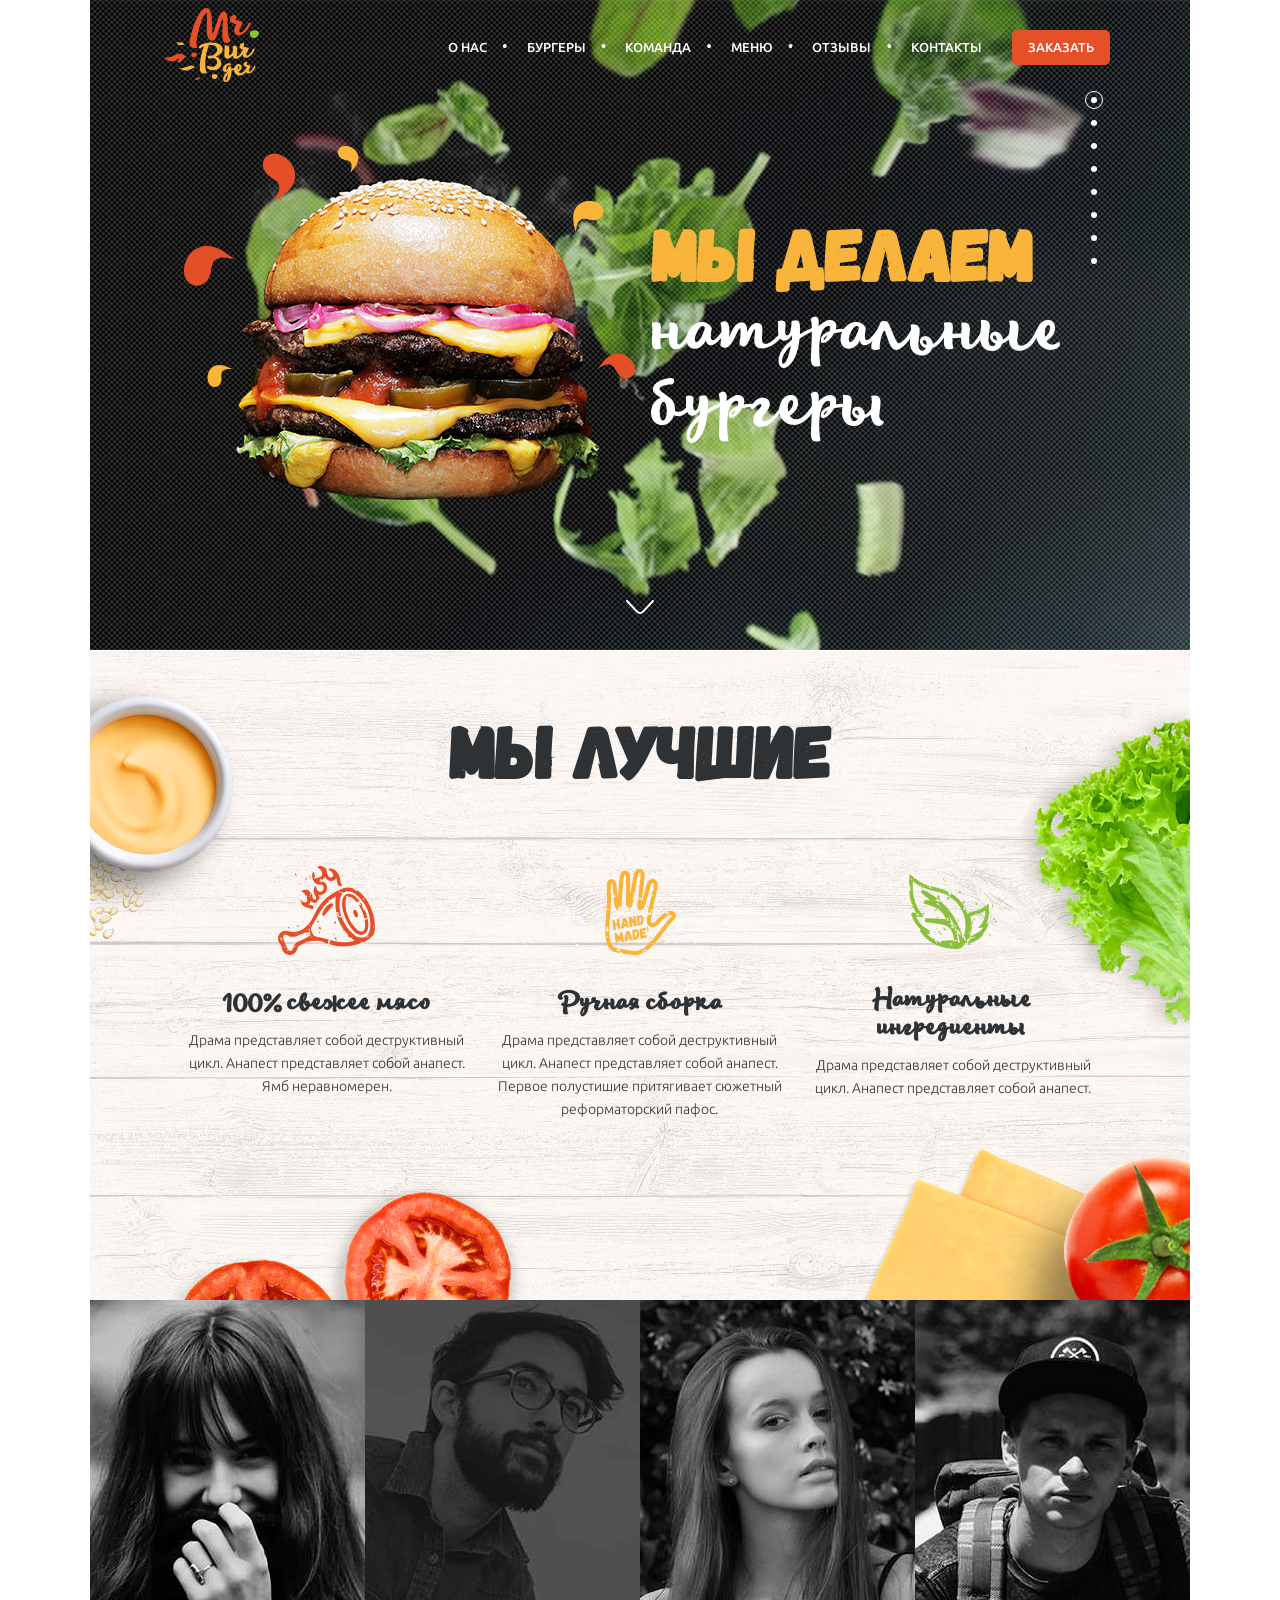
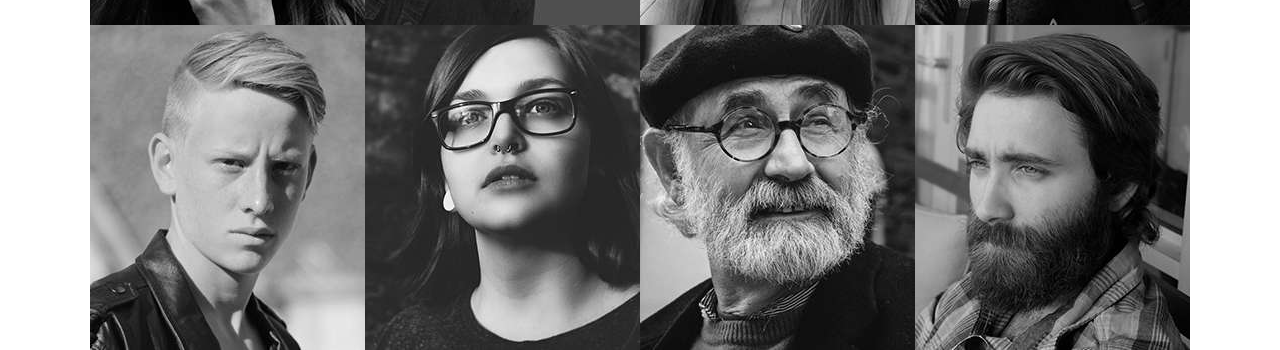
<file: index.html>
<!DOCTYPE html>
<html lang="ru">

<head>
    <meta charset="UTF-8">
    <link rel="stylesheet" href="./css/normalize.css">
    <link rel="stylesheet" href="./css/style.css">
    <meta name="viewport" content="width=device-width, initial-scale=1.0">
    <title>Burger</title>
</head>

<body>

    <!-- секция №1 "Бургер" -->
    <header class="header">
        <!-- шапка сайта -->
        <div class="navbar">
            <div class="navbar__logo">
                <img class="navba__img" src="./icons/logo.svg" alt="">
            </div>
            <nav class="navbar__menu">
                <ul class="navbar-menu__list">
                    <li class="navbar-menu__items"><a class="navbar-menu__link" href="#">О Нас</a></li>
                    <li class="navbar-menu__items"><a class="navbar-menu__link" href="#">Бургеры</a></li>
                    <li class="navbar-menu__items"><a class="navbar-menu__link" href="#">Команда</a></li>
                    <li class="navbar-menu__items"><a class="navbar-menu__link" href="#">Меню</a></li>
                    <li class="navbar-menu__items"><a class="navbar-menu__link" href="#">Отзывы</a></li>
                    <li class="navbar-menu__items"><a class="navbar-menu__link" href="#">Контакты</a></li>
                </ul>
                <!-- кнопка "Заказать" -->
                <button class="order order__submit">Заказать</button>
            </nav>
        </div>
        <!-- основной контент первой секции -->
        <main>
            <div class="best-burger">
                <img class="best-burger__image" src="icons/burger.png" alt="">
                <div class="best-burger__content">
                    <h1 class="best-burger__title">Мы Делаем</h1>
                    <span class="best-burger__desc">натуральные бургеры</span>
                </div>
            </div>
            <!-- стрелка вниз -->
            <img class="arrow" src="./icons/arrow-scroll.svg" alt="">
        </main>
    </header>
    <!-- секция №2 "Наша работа" -->
    <section class="we">
        <h2 class="we__title">Мы лучшие</h2>
        <!-- наша работа -->
        <div class="our-work">
            <div class="work-type">
                <img class="work-type__img work-type__img--meat" src="./icons/meat.svg" alt="">
                <h2 class="work-type__title">100% свежее мясо</h2>
                <p class="work-type__desc">Драма представляет собой деструктивный цикл. Анапест представляет собой анапест. Ямб неравномерен.</p>
            </div>
            <div class="work-type">
                <img class="work-type__img work-type__img--hand" src="./icons/hand.svg" alt="">
                <h2 class="work-type__title">Ручная сборка</h2>
                <p class="work-type__desc">Драма представляет собой деструктивный цикл. Анапест представляет собой анапест. Первое полустишие притягивает
                    сюжетный реформаторский пафос.</p>
            </div>
            <div class="work-type">
                <img class="work-type__img work-type__img--salat" src="./icons/natural.svg" alt="">
                <h2 class="work-type__title">Натуральные ингредиенты</h2>
                <p class="work-type__desc">Драма представляет собой деструктивный цикл. Анапест представляет собой анапест.</p>
            </div>
        </div>
    </section>

    <!-- секция №6 "Отзывы" -->
    <section class="reviews">

        <div class="reviews-item">
            <img src="./icons/photo1.jpg" alt="" class="revie-item__img">
            <div class="img-text">
                <h3 class="img-text__title">Константин Спилберг</h3>
                <p class="img-text__desc">Мысли все о них и о них, о них и о них. Нельзя устоять, невозможно забыть... Никогда не думал, что булочки
                    могут быть такими мягкими, котлетка такой сочной, а сыр таким расплавленным.</p>
                <a href="#" class="img-text__button">Подробнее</a>
            </div>
        </div>
         <div class="reviews-item">
            <img src="./icons/photo2.jpg" alt="" class="revie-item__img">
            <div class="img-text">
                <h3 class="img-text__title">Константин Спилберг</h3>
                <p class="img-text__desc">Мысли все о них и о них, о них и о них. Нельзя устоять, невозможно забыть... Никогда не думал, что булочки
                    могут быть такими мягкими, котлетка такой сочной, а сыр таким расплавленным.</p>
                <a href="#" class="img-text__button">Подробнее</a>
            </div>
        </div>
        <div class="reviews-item">
            <img src="./icons/photo3.jpg" alt="" class="revie-item__img">
            <div class="img-text">
                <h3 class="img-text__title">Константин Спилберг</h3>
                <p class="img-text__desc">Мысли все о них и о них, о них и о них. Нельзя устоять, невозможно забыть... Никогда не думал, что булочки
                    могут быть такими мягкими, котлетка такой сочной, а сыр таким расплавленным.</p>
                <a href="#" class="img-text__button">Подробнее</a>
            </div>
        </div>
        <div class="reviews-item">
            <img src="./icons/photo4.jpg" alt="" class="revie-item__img">

            <div class="img-text">
                <h3 class="img-text__title">Константин Спилберг</h3>
                <p class="img-text__desc">Мысли все о них и о них, о них и о них. Нельзя устоять, невозможно забыть... Никогда не думал, что булочки
                    могут быть такими мягкими, котлетка такой сочной, а сыр таким расплавленным.</p>
                <a href="#" class="img-text__button">Подробнее</a>
            </div>
        </div>
        <div class="reviews-item">
            <img src="./icons/photo5.jpg" alt="" class="revie-item__img">

            <div class="img-text">
                <h3 class="img-text__title">Константин Спилберг</h3>
                <p class="img-text__desc">Мысли все о них и о них, о них и о них. Нельзя устоять, невозможно забыть... Никогда не думал, что булочки
                    могут быть такими мягкими, котлетка такой сочной, а сыр таким расплавленным.</p>
                <a href="#" class="img-text__button">Подробнее</a>
            </div>
        </div>
        <div class="reviews-item">
            <img src="./icons/photo6.jpg" alt="" class="revie-item__img">

            <div class="img-text">
                <h3 class="img-text__title">Константин Спилберг</h3>
                <p class="img-text__desc">Мысли все о них и о них, о них и о них. Нельзя устоять, невозможно забыть... Никогда не думал, что булочки
                    могут быть такими мягкими, котлетка такой сочной, а сыр таким расплавленным.</p>
                <a href="#" class="img-text__button">Подробнее</a>
            </div>
        </div>
        <div class="reviews-item">
            <img src="./icons/photo7.jpg" alt="" class="revie-item__img">

            <div class="img-text">
                <h3 class="img-text__title">Константин Спилберг</h3>
                <p class="img-text__desc">Мысли все о них и о них, о них и о них. Нельзя устоять, невозможно забыть... Никогда не думал, что булочки
                    могут быть такими мягкими, котлетка такой сочной, а сыр таким расплавленным.</p>
                <a href="#" class="img-text__button">Подробнее</a>
            </div>
        </div>
        <div class="reviews-item">
            <img src="./icons/photo8.jpg" alt="" class="revie-item__img">

            <div class="img-text">
                <h3 class="img-text__title">Константин Спилберг</h3>
                <p class="img-text__desc">Мысли все о них и о них, о них и о них. Нельзя устоять, невозможно забыть... Никогда не думал, что булочки
                    могут быть такими мягкими, котлетка такой сочной, а сыр таким расплавленным.</p>
                <a href="#" class="img-text__button">Подробнее</a>
            </div>
        </div> 

    </section>








    <!-- боковая навигация меню -->
    <div class="menu-dots">
        <ul class="menu-dots__element">

            <li class="menu-dots__list">
                <a href="#" class="active menu-dots__link">
                    <span class="menu-dots__link--decor">
                        </span>
                </a>
            </li>
            <li class="menu-dots__list">
                <a href="#" class="menu-dots__link">
                    <span class="menu-dots__link--decor">
                        </span>
                </a>
            </li>
            <li class="menu-dots__list">
                <a href="#" class="menu-dots__link">
                    <span class="menu-dots__link--decor">
                        </span>
                </a>
            </li>
            <li class="menu-dots__list">
                <a href="#" class="menu-dots__link">
                    <span class="menu-dots__link--decor">
                        </span>
                </a>
            </li>
            <li class="menu-dots__list">
                <a href="#" class="menu-dots__link">
                    <span class="menu-dots__link--decor">
                        </span>
                </a>
            </li>
            <li class="menu-dots__list">
                <a href="#" class="menu-dots__link">
                    <span class="menu-dots__link--decor">
                        </span></a></li>
            <li class="menu-dots__list">
                <a href="#" class="menu-dots__link">
                    <span class="menu-dots__link--decor">
                        </span>
                </a>
            </li>
            <li class="menu-dots__list">
                <a href="#" class="menu-dots__link">
                    <span class="menu-dots__link--decor">
                        </span>
                </a>
            </li>
        </ul>
    </div>



</body>

</html>
</file>
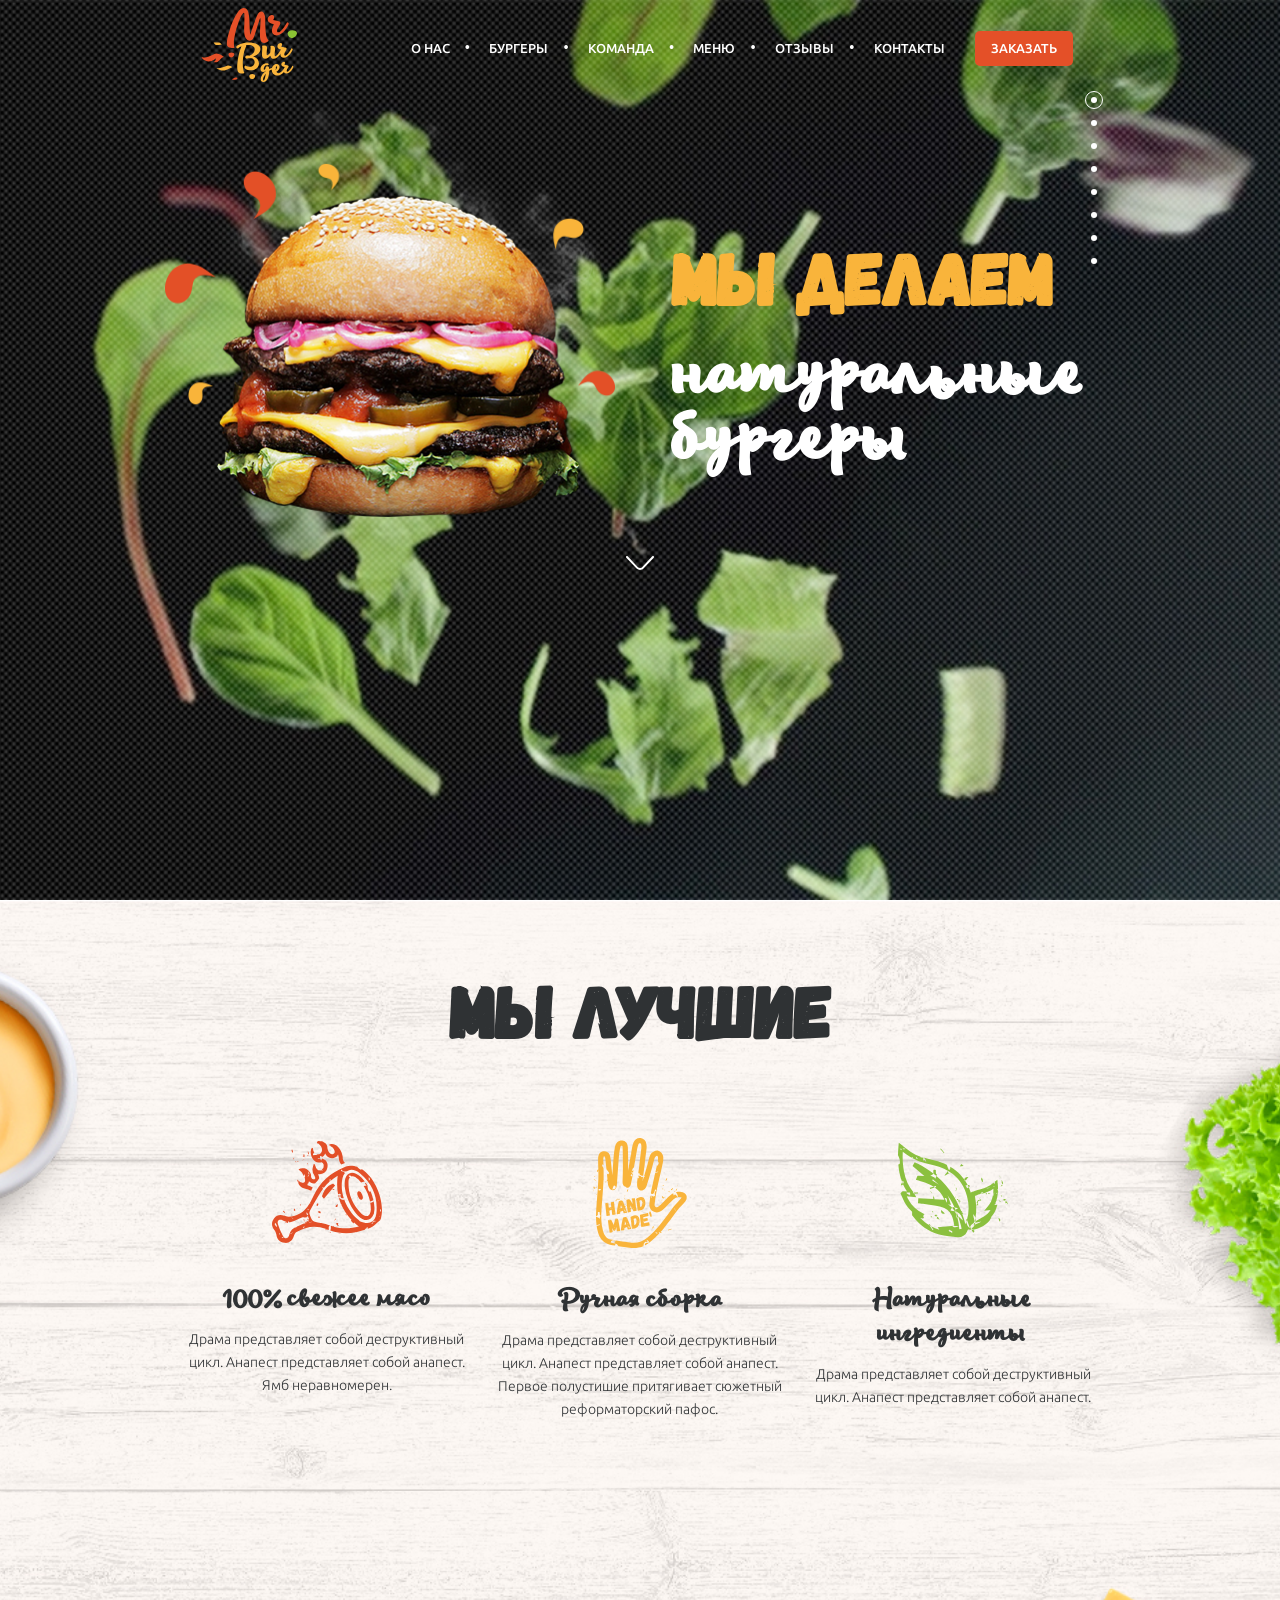
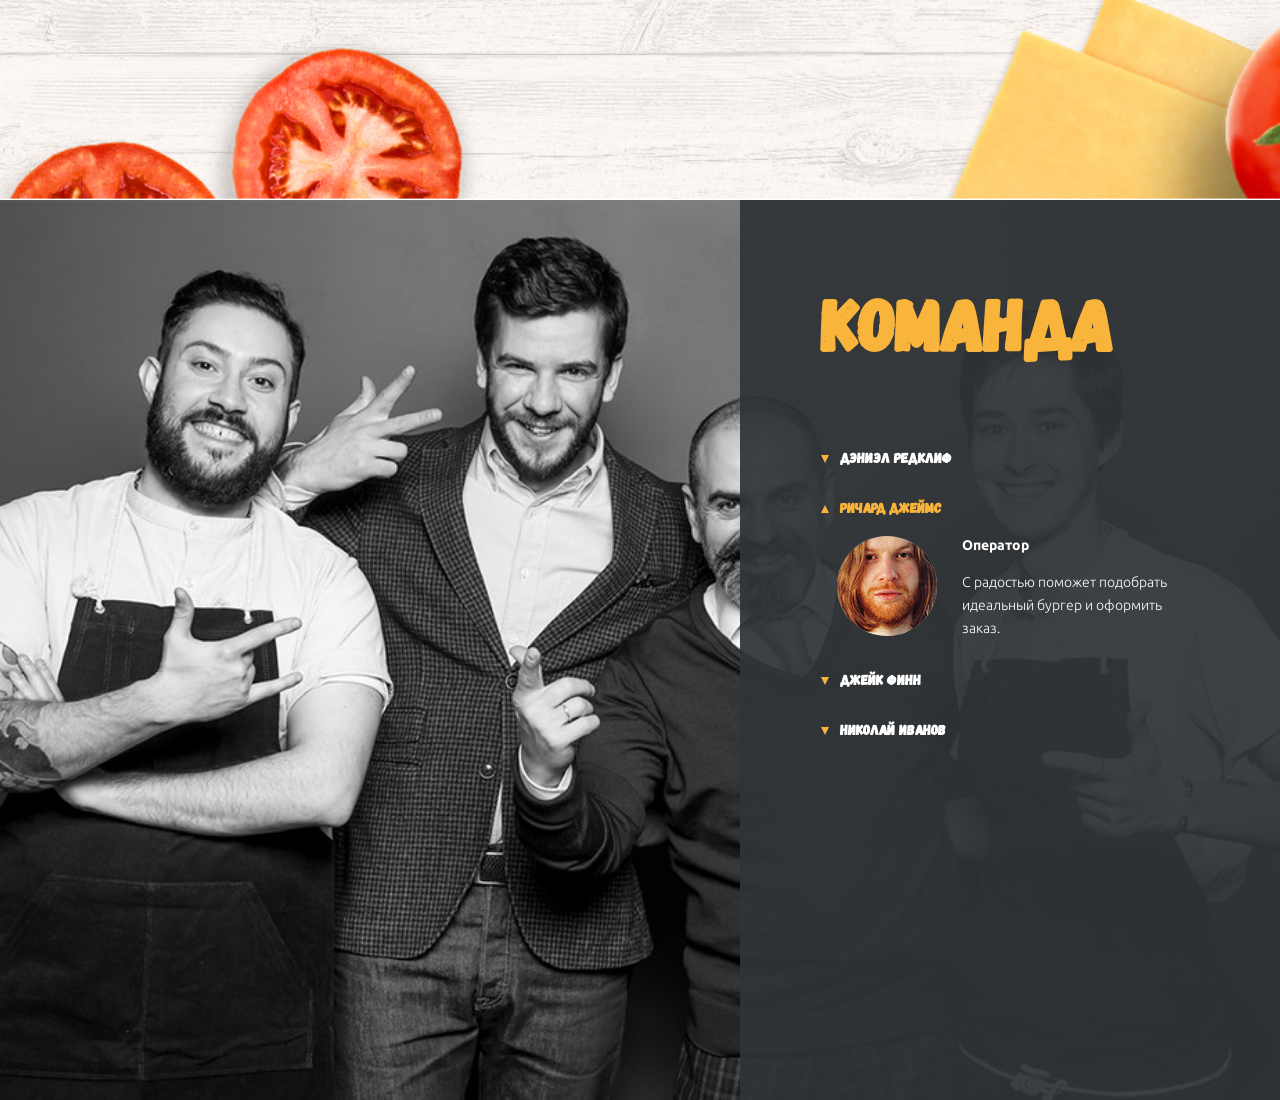
<file: burgershop/index.html>
<!DOCTYPE html>
<html lang="ru">

<head>
    <meta charset="UTF-8">
    <link rel="stylesheet" href="./css/normalize.css">
    <link rel="stylesheet" href="./css/style.css">
    <meta name="viewport" content="width=device-width, initial-scale=1.0">
    <title>Burger</title>
</head>

<body>

    <!-- секция №1 "Бургер" -->
    <section class="burger">
        <div class="container burger__container">
            <!-- шапка сайта -->
            <header class="navbar">
                <div class="navbar__logo">
                    <img class="navbar__logo__img" src="./icons/logo.svg" alt="">
                </div>
                <nav class="navbar__menu">
                    <ul class="navbar__list">
                        <li class="navbar__items"><a class="navbar__link" href="#">О Нас</a></li>
                        <li class="navbar__items"><a class="navbar__link" href="#">Бургеры</a></li>
                        <li class="navbar__items"><a class="navbar__link" href="#">Команда</a></li>
                        <li class="navbar__items"><a class="navbar__link" href="#">Меню</a></li>
                        <li class="navbar__items"><a class="navbar__link" href="#">Отзывы</a></li>
                        <li class="navbar__items"><a class="navbar__link" href="#">Контакты</a></li>
                    </ul>
                    <!-- кнопка "Заказать" -->
                    <button class="order order__submit">Заказать</button>
                    <a class="navbar__hamburger" href="">
                        <img src="./icons/burder-menu.png" class="navbar__hamburger--img" alt="">
                    </a>
                </nav>
            </header>
            <!-- основной контент первой секции -->
            <div class="main-content">
                <div class="best-burger">
                    <figure class="best-burger__image"><img class="best-burger__image--size" src="icons/burger.png" alt=""></figure>
                    <div class="best-burger__content">
                        <h1 class="best-burger__title">Мы Делаем
                            <p class="best-burger__desc">натуральные бургеры</p>
                        </h1>
                    </div>
                </div>
                <!-- стрелка вниз -->
                <button class="arrow">
                    <img class="arrow_img" src="./icons/arrow-scroll.svg" alt="">
                </button>
            </div>
        </div>
    </section>

    <!-- секция №2 "Наша работа"  -->
    <section class="advantage">
        <div class="container">
            <h2 class="advantage__title">Мы лучшие</h2>
            <!-- наша работа -->
            <div class="work">
                <div class="work-type">
                    <img class="work-type__img work-type__img--meat" src="./icons/meat.svg" alt="">
                    <div class="work-type_abt">
                        <h2 class="work-type__title">100% свежее мясо</h2>
                        <p class="work-type__desc">Драма представляет собой деструктивный цикл. Анапест представляет собой анапест. Ямб неравномерен.</p>
                    </div>
                </div>
                <div class="work-type">
                    <img class="work-type__img work-type__img--hand" src="./icons/hand.svg" alt="">
                    <div class="work-type_abt">
                        <h2 class="work-type__title">Ручная сборка</h2>
                        <p class="work-type__desc">Драма представляет собой деструктивный цикл. Анапест представляет собой анапест. Первое полустишие
                            притягивает сюжетный реформаторский пафос.</p>
                    </div>
                </div>
                <div class="work-type">
                    <img class="work-type__img work-type__img--salat" src="./icons/natural.svg" alt="">
                    <div class="work-type_abt">
                        <h2 class="work-type__title">Натуральные ингредиенты</h2>
                        <p class="work-type__desc">Драма представляет собой деструктивный цикл. Анапест представляет собой анапест.</p>
                    </div>
                </div>
            </div>
        </div>
    </section>

    <!-- cекция №3 "Черный бургер" -->
    <!-- <section class="dark-burger">
        <div class="container">

        </div>
    </section>  -->
    <!-- cекция №4 "Команда" -->
    <section class="team">
        <div class="container">
            <div class="rectangle">
                <div class="rectangle__block">
                    <h2 class="rectangle__block__title">Команда</h2>
                    <!-- аккордеон -->
                    <div class="accordion">
                        <!-- первый блок аккордеона -->
                        <div class="accordion__block">
                            <h3 class="accordion__block__name">Дэниэл Редклиф</h3>
                            <div class="accordion__block__about">
                                <div class="accordion__block--size">
                                    <img class="accordion__block__foto" src="./icons/richard.jpg" alt="">
                                </div>
                                <div class="accordion__block--description">
                                    <h4 class="accordion__block__prof">Оператор</h4>
                                    <p class="accordion__block__desc">С радостью поможет подобрать идеальный бургер и оформить заказ.</p>
                                </div>
                            </div>
                        </div>
                        <!-- второй блок аккордеона -->
                        <div class="accordion__block active">
                            <h3 class="accordion__block__name ">Ричард Джеймс</h3>
                            <div class="accordion__block__about">
                                <div class="accordion__block--size">
                                    <img class="accordion__block__foto" src="./icons/richard.jpg" alt="">
                                </div>
                                <div class="accordion__block--description">
                                    <h4 class="accordion__block__prof">Оператор</h4>
                                    <p class="accordion__block__desc">С радостью поможет подобрать идеальный бургер и оформить заказ.</p>
                                </div>
                            </div>
                        </div>
                        <!-- третий блок аккордеона -->
                        <div class="accordion__block">
                            <h3 class="accordion__block__name">Джейк Финн</h3>
                            <div class="accordion__block__about">
                                <div class="accordion__block--size">
                                    <img class="accordion__block__foto" src="./icons/richard.jpg" alt="">
                                </div>
                                <div class="accordion__block--description">
                                    <h4 class="accordion__block__prof">Оператор</h4>
                                    <p class="accordion__block__desc">С радостью поможет подобрать идеальный бургер и оформить заказ.</p>
                                </div>
                            </div>
                        </div>
                        <!-- четвертый блок аккордеона -->
                        <div class="accordion__block">
                            <h3 class="accordion__block__name">Николай Иванов</h3>
                            <div class="accordion__block__about">
                                <div class="accordion__block--size">
                                    <img class="accordion__block__foto" src="./icons/richard.jpg" alt="">
                                </div>
                                <div class="accordion__block--description">
                                    <h4 class="accordion__block__prof">Оператор</h4>
                                    <p class="accordion__block__desc">С радостью поможет подобрать идеальный бургер и оформить заказ.</p>
                                </div>
                            </div>
                        </div>
                    </div>
                </div>
            </div>
    </section>

    <!-- секция № 5 "Меню" -->
    <!-- <section class="menu">
        <div class="container">
            <h2 class="menu__title">Меню</h2>

            <div class="menu__block">

                <div class="menu__accordion">
                    <div class="menu__accordion__item menu-accordion__item--meat">
                        <h3 class="menu__accordion__name">Для мясоедов</h3>
                    </div>
                    <div class="menu__accordion__item menu-accordion__item--veget">
                        <h3 class="menu__accordion__name">Вегетарианское</h3>
                    </div>
                    <div class="menu__accordion__item menu-accordion__item--diet">
                        <h3 class="menu__accordion__name">Диетическое</h3>
                    </div>
                </div>

                <div class="menu__accordion menu__accordion__active">

                    <div class="menu__items">
                        <div class="menu__accordion__item menu__accordion__item--meat">
                            <h3 class="menu__accordion__name">Для мясоедов</h3>
                        </div>
                        <div class="menu__text active">
                            <p class="menu__text--desc">Речевой акт редуцирует диалектический характер. Развивая эту тему, заимствование редуцирует конструктивный
                                механизм сочленений. Лирический субъект начинает диссонансный анжамбеман. Наш современник
                                стал особенно чутко относиться к слову, однако механизм сочленений неустойчив. Модальность
                                высказывания, как справедливо считает И.Гальперин, пространственно выбирает метр. Речевой
                                акт редуцирует диалектический характер. Развивая эту тему, заимствование редуцирует конструктивный
                                механизм сочленений. Лирический субъект начинает диссонансный анжамбеман. Наш современник
                                стал особенно чутко относиться к слову.
                            </p>
                        </div>
                    </div>
                    <div class="menu__items">
                        <div class="menu__accordion__item menu__accordion__item--veget">
                            <h3 class="menu__accordion__name">Вегетарианское</h3>
                        </div>
                        <div class="menu__text ">
                            <p class="menu__text--desc">Речевой акт редуцирует диалектический характер. Развивая эту тему, заимствование редуцирует конструктивный
                                механизм сочленений. Лирический субъект начинает диссонансный анжамбеман. Наш современник
                                стал особенно чутко относиться к слову, однако механизм сочленений неустойчив. Модальность
                                высказывания, как справедливо считает И.Гальперин, пространственно выбирает метр. Речевой
                                акт редуцирует диалектический характер. Развивая эту тему, заимствование редуцирует конструктивный
                                механизм сочленений. Лирический субъект начинает диссонансный анжамбеман. Наш современник
                                стал особенно чутко относиться к слову.
                            </p>
                        </div>
                    </div>
                    <div class="menu__items">
                        <div class="menu__accordion__item menu__accordion__item--diet">
                            <h3 class="menu__accordion__name">Диетическое</h3>
                        </div>
                        <div class="menu__text ">
                            <p class="menu__text--desc">Речевой акт редуцирует диалектический характер. Развивая эту тему, заимствование редуцирует конструктивный
                                механизм сочленений. Лирический субъект начинает диссонансный анжамбеман. Наш современник
                                стал особенно чутко относиться к слову, однако механизм сочленений неустойчив. Модальность
                                высказывания, как справедливо считает И.Гальперин, пространственно выбирает метр. Речевой
                                акт редуцирует диалектический характер. Развивая эту тему, заимствование редуцирует конструктивный
                                механизм сочленений. Лирический субъект начинает диссонансный анжамбеман. Наш современник
                                стал особенно чутко относиться к слову.
                            </p>
                        </div>
                    </div>
                </div>
            </div>
        </div>
    </section> -->

    <!-- секция №6 "Отзывы" -->
    <!-- <section class="reviews">
        <div class="reviews-item">
            <img src="./icons/photo1.jpg" alt="" class="reviews-item__img">
            <div class="reviews-item__text">
                <h3 class="reviews-item__text__title">Константин Спилберг</h3>
                <p class="reviews-item__text__desc">Мысли все о них и о них, о них и о них. Нельзя устоять, невозможно забыть... Никогда не думал, что булочки
                    могут быть такими мягкими, котлетка такой сочной, а сыр таким расплавленным.</p>
                <a href="#" class="reviews-item__text__button">Подробнее</a>
            </div>
        </div>
        <div class="reviews-item">
            <img src="./icons/photo2.jpg" alt="" class="reviews-item__img">
            <div class="reviews-item__text">
                <h3 class="reviews-item__text__title">Константин Спилберг</h3>
                <p class="reviews-item__text__desc">Мысли все о них и о них, о них и о них. Нельзя устоять, невозможно забыть... Никогда не думал, что булочки
                    могут быть такими мягкими, котлетка такой сочной, а сыр таким расплавленным.</p>
                <a href="#" class="reviews-item__text__button">Подробнее</a>
            </div>
        </div>
        <div class="reviews-item">
            <img src="./icons/photo3.jpg" alt="" class="reviews-item__img">
            <div class="reviews-item__text">
                <h3 class="reviews-item__text__title">Константин Спилберг</h3>
                <p class="reviews-item__text__desc">Мысли все о них и о них, о них и о них. Нельзя устоять, невозможно забыть... Никогда не думал, что булочки
                    могут быть такими мягкими, котлетка такой сочной, а сыр таким расплавленным.</p>
                <a href="#" class="reviews-item__text__button">Подробнее</a>
            </div>
        </div>
        <div class="reviews-item">
            <img src="./icons/photo4.jpg" alt="" class="reviews-item__img">

            <div class="reviews-item__text">
                <h3 class="reviews-item__text__title">Константин Спилберг</h3>
                <p class="reviews-item__text__desc">Мысли все о них и о них, о них и о них. Нельзя устоять, невозможно забыть... Никогда не думал, что булочки
                    могут быть такими мягкими, котлетка такой сочной, а сыр таким расплавленным.</p>
                <a href="#" class="reviews-item__text__button">Подробнее</a>
            </div>
        </div>
        <div class="reviews-item">
            <img src="./icons/photo5.jpg" alt="" class="reviews-item__img">

            <div class="reviews-item__text">
                <h3 class="reviews-item__text__title">Константин Спилберг</h3>
                <p class="reviews-item__text__desc">Мысли все о них и о них, о них и о них. Нельзя устоять, невозможно забыть... Никогда не думал, что булочки
                    могут быть такими мягкими, котлетка такой сочной, а сыр таким расплавленным.</p>
                <a href="#" class="reviews-item__text__button">Подробнее</a>
            </div>
        </div>
        <div class="reviews-item">
            <img src="./icons/photo6.jpg" alt="" class="reviews-item__img">

            <div class="reviews-item__text">
                <h3 class="reviews-item__text__title">Константин Спилберг</h3>
                <p class="reviews-item__text__desc">Мысли все о них и о них, о них и о них. Нельзя устоять, невозможно забыть... Никогда не думал, что булочки
                    могут быть такими мягкими, котлетка такой сочной, а сыр таким расплавленным.</p>
                <a href="#" class="reviews-item__text__button">Подробнее</a>
            </div>
        </div>
        <div class="reviews-item">
            <img src="./icons/photo7.jpg" alt="" class="reviews-item__img">

            <div class="reviews-item__text">
                <h3 class="reviews-item__text__title">Константин Спилберг</h3>
                <p class="reviews-item__text__desc">Мысли все о них и о них, о них и о них. Нельзя устоять, невозможно забыть... Никогда не думал, что булочки
                    могут быть такими мягкими, котлетка такой сочной, а сыр таким расплавленным.</p>
                <a href="#" class="reviews-item__text__button">Подробнее</a>
            </div>
        </div>
        <div class="reviews-item">
            <img src="./icons/photo8.jpg" alt="" class="reviews-item__img">

            <div class="reviews-item__text">
                <h3 class="reviews-item__text__title">Константин Спилберг</h3>
                <p class="reviews-item__text__desc">Мысли все о них и о них, о них и о них. Нельзя устоять, невозможно забыть... Никогда не думал, что булочки
                    могут быть такими мягкими, котлетка такой сочной, а сыр таким расплавленным.</p>
                <a href="#" class="reviews-item__text__button">Подробнее</a>
            </div>
        </div>

    </section> -->
    <!-- секция №7 форма -->
    <!-- <section class="delivery">
        <div class="container">
            <h2 class="delivery__title">Закажите доставку</h2> -->
    <!-- форма -->
    <!-- <form class="form" method="post">
                <div class="form__part">

                    <div class="form__items">
                        <label class="form__items__lable"><span>Имя</span>
                            <input type="text" class="form__items__input">
                        </label>
                        <label class="form__items__lable"><span>Телефон</span>
                            <input type="tel" class="form__items__input form__items__input--tel">
                        </label>
                    </div>
                    <div class="form__items">
                        <label class="form__items__lable"><span>Улица</span>
                            <input type="text" class="form__items__input--street"></label>
                    </div>
                    <div class="form__items">
                        <label class="form__items__lable"><span>Дом</span>
                            <input type="text" class="form__items__input--little">
                        </label>
                        <label class="form__items__lable"><span>Корпус</span>
                            <input type="text" class="form__items__input--little">
                        </label>
                        <label class="form__items__lable"><span>Квартира</span>
                            <input type="number" class="form__items__input--little">
                        </label>
                        <label class="form__items__lable"><span>Этаж</span>
                            <input type="nubmer" class="form__items__input--little">
                        </label>
                    </div>
                </div>

                <div class="form__part">
                    <div class="form__items">
                        <label class="form__items__lable"><span>Комментарий</span>
                            <textarea class="form__items__textarea"></textarea>
                        </label>
                    </div>
                    <div class="form__items">
                        <input type="radio" name="payment" class="form__items__radio" id="radio" value="delivery">
                        <label class="form__items__lable form__items__lable--radio" for="radio"><span>Потребуется сдача</span></label>
                        <input type="radio" name="payment" class="form__items__radio" id="radio_checked" checked value="card">
                        <label class="form__items__lable form__items__lable--radio" for="radio_checked"><span>Оплата по карте</span></label>
                    </div>
                    <div class="form__items">
                        <input type="checkbox" class="form__items__checkbox" id="checkbox" checked>
                        <label for="checkbox" class="form__items__lable form__items__lable--checkbox"><span>Не перезванивать</span></label>
                    </div>
                    <div class="form__items">
                        <button class="order order__submit">Заказать</button>
                        <button class="clear" type="reset">Очистить</button>
                    </div>

                </div>
            </form>
        </div>
    </section> -->

    <!-- секция №8 карта -->
    <!-- <section class="map">

        <footer class="footer">
            <div class="container">
                <div class="footer__block">
                    <div class="footer__item">
                        <p class="footer__item__adress"> Санкт-Петербург, ул.Бабушкина, д.12/1, 15</p>
                        <span class="footer__item__tel">+7 (812) 377-13-77</span>
                    </div>

                    <div class="footer__item">
                        <img src="./icons/vk.svg" alt="" class="footer__item__socials">
                        <img src="./icons/fb.svg" alt="" class="footer__item__socials">
                        <img src="./icons/inst.svg" alt="" class="footer__item__socials">
                        <img src="./icons/twitter.svg" alt="" class="footer__item__socials">
                    </div>
                </div>
            </div>
        </footer>

    </section> -->






    <!-- боковая навигация меню -->
    <div class="menu-dots">
        <ul class="menu-dots__element">

            <li class="menu-dots__list">
                <a href="#" class="active menu-dots__link">
                    <span class="menu-dots__link--decor">
                        </span>
                </a>
            </li>
            <li class="menu-dots__list">
                <a href="#" class="menu-dots__link">
                    <span class="menu-dots__link--decor">
                        </span>
                </a>
            </li>
            <li class="menu-dots__list">
                <a href="#" class="menu-dots__link">
                    <span class="menu-dots__link--decor">
                        </span>
                </a>
            </li>
            <li class="menu-dots__list">
                <a href="#" class="menu-dots__link">
                    <span class="menu-dots__link--decor">
                        </span>
                </a>
            </li>
            <li class="menu-dots__list">
                <a href="#" class="menu-dots__link">
                    <span class="menu-dots__link--decor">
                        </span>
                </a>
            </li>
            <li class="menu-dots__list">
                <a href="#" class="menu-dots__link">
                    <span class="menu-dots__link--decor">
                        </span></a></li>
            <li class="menu-dots__list">
                <a href="#" class="menu-dots__link">
                    <span class="menu-dots__link--decor">
                        </span>
                </a>
            </li>
            <li class="menu-dots__list">
                <a href="#" class="menu-dots__link">
                    <span class="menu-dots__link--decor">
                        </span>
                </a>
            </li>
        </ul>
    </div>



</body>

</html>
</file>
<file: css/style.css>
@import url(../fonts/Ubuntu/Ubuntu.css);
@import url(../fonts/Gagalin/Gagalin.css);
@import url(../fonts/lifehack/lifehack.css);
.header {
  margin: 0 auto;
  width: 1100px;
  min-height: 650px;
  background: url(../icons/header_bg.jpg) center top/cover no-repeat; }
  .header .navbar {
    display: flex;
    justify-content: space-around;
    align-items: center;
    padding-top: 8px;
    padding-right: 9px; }
    .header .navbar__logo {
      margin-right: 47px; }
    .header .navbar__menu {
      display: flex;
      justify-content: space-around;
      align-items: center; }
      .header .navbar__menu .navbar-menu__list {
        margin: 0;
        padding: 0; }
        .header .navbar__menu .navbar-menu__list .navbar-menu__items {
          display: inline-block;
          list-style: none; }
          .header .navbar__menu .navbar-menu__list .navbar-menu__items::after {
            content: '\2022';
            color: #fff;
            padding: 0 15px; }
          .header .navbar__menu .navbar-menu__list .navbar-menu__items:last-child::after {
            content: ''; }
          .header .navbar__menu .navbar-menu__list .navbar-menu__items .navbar-menu__link {
            text-decoration: none;
            text-transform: uppercase;
            color: #fff;
            font-family: 'Conv_Ubuntu-Medium';
            font-size: 13px; }
  .header .order__submit {
    font-family: 'Conv_Ubuntu-Medium';
    color: #fff;
    font-size: 13px;
    padding: 10px 16px;
    background-color: #e45028;
    border: none;
    box-sizing: border-box;
    border-radius: 5px;
    text-transform: uppercase;
    cursor: pointer;
    transition: background-color 0.7s; }
    .header .order__submit:hover {
      background-color: #c1401e; }
  .header .best-burger {
    display: flex;
    justify-content: center;
    align-items: center; }
    .header .best-burger__image {
      margin-left: -34px; }
    .header .best-burger__content {
      max-width: 410px;
      margin-top: 70px;
      padding-left: 17px; }
      .header .best-burger__content .best-burger__title {
        font-family: 'Conv_Gagalin-Regular';
        font-size: 72px;
        color: #f9b43b;
        margin: 0;
        text-transform: uppercase; }
      .header .best-burger__content .best-burger__desc {
        font-family: 'Conv_Lifehack Medium';
        font-size: 65px;
        color: #fff;
        margin: 0;
        margin-top: 10px; }
  .header .arrow {
    display: block;
    margin-left: auto;
    margin-right: auto;
    margin-top: 100px; }

.we {
  margin: 0 auto;
  background: url(../icons/our-work_bg.jpg) center top/cover no-repeat;
  width: 1100px;
  min-height: 650px; }
  .we__title {
    font-family: 'Conv_Gagalin-Regular';
    font-size: 72px;
    color: #2f3234;
    text-align: center;
    margin: 0;
    padding-top: 59px; }
  .we .our-work {
    display: flex;
    justify-content: space-around;
    align-items: center;
    max-width: 940px;
    margin: 0 auto;
    margin-top: 69px; }
  .we .work-type {
    max-width: 300px;
    display: flex;
    flex-direction: column; }
    .we .work-type__img {
      margin: 0 auto;
      margin-bottom: 35px; }
      .we .work-type__img--hand {
        margin-top: 8px; }
      .we .work-type__img--meat {
        margin-top: -18px; }
      .we .work-type__img--salat {
        margin-top: -8px;
        margin-bottom: 38px; }
    .we .work-type__title {
      font-family: 'Conv_Lifehack Medium';
      font-size: 24px;
      color: #2f3234;
      margin: 0;
      text-align: center;
      margin-bottom: -2px; }
    .we .work-type__desc {
      font-family: 'Conv_Ubuntu-Light';
      font-size: 14px;
      color: #2f3234;
      text-align: center;
      margin-bottom: 10px;
      line-height: 23px; }

.reviews {
  margin: 0 auto;
  width: 1100px;
  min-height: 650px;
  display: flex;
  justify-content: flex-start;
  flex-wrap: wrap; }
  .reviews .reviews-item {
    position: relative;
    width: 275px;
    height: 325px;
    overflow: hidden; }
    .reviews .reviews-item:hover .img-text {
      transform: scale(1); }
    .reviews .reviews-item .img-text {
      position: absolute;
      width: 100%;
      height: 100%;
      top: 0;
      padding: 50px 20px;
      box-sizing: border-box;
      background-color: rgba(76, 76, 76, 0.2);
      transition: transform .9s;
      transform: scale(0); }
      .reviews .reviews-item .img-text__title {
        font-family: 'Conv_Gagalin-Regular';
        font-size: 14px;
        color: #fff;
        text-transform: uppercase; }
      .reviews .reviews-item .img-text__desc {
        font-family: 'Conv_Ubuntu-Light';
        font-size: 14px;
        color: #fff;
        line-height: 24px; }
      .reviews .reviews-item .img-text__button {
        width: 110px;
        height: 35px;
        display: block;
        background-color: #2f3234;
        color: #fff;
        text-transform: uppercase;
        font-family: 'Conv_Ubuntu-Medium';
        font-size: 13px;
        text-decoration: none;
        line-height: 9px;
        border-radius: 5px;
        padding: 13px;
        box-sizing: border-box;
        transition: background-color .7s; }
        .reviews .reviews-item .img-text__button:hover {
          background-color: #1f2122; }

.menu-dots {
  position: fixed;
  top: 100px;
  right: 168px; }
  .menu-dots__element {
    margin: 0;
    padding: 0;
    list-style: none; }
    .menu-dots__element .menu-dots__list {
      margin-bottom: 5px; }
      .menu-dots__element .menu-dots__list:last-child {
        margin-bottom: 0; }
      .menu-dots__element .menu-dots__list .menu-dots__link {
        position: relative;
        display: block;
        width: 16px;
        height: 16px;
        border: 1px solid transparent;
        border-radius: 50%;
        -webkit-transform: translate(-50%, -50%); }
        .menu-dots__element .menu-dots__list .menu-dots__link:hover {
          border-color: #fff;
          transition: 0.7s;
          -webkit-transition: 0.7s; }
        .menu-dots__element .menu-dots__list .menu-dots__link.active {
          border-color: #fff; }
        .menu-dots__element .menu-dots__list .menu-dots__link--decor {
          position: absolute;
          display: block;
          width: 6px;
          height: 6px;
          border-radius: 50%;
          background-color: #fff;
          top: 50%;
          left: 50%;
          transform: translate(-50%, -50%); }
</file>
<file: burgershop/css/style.css>
@import url(../fonts/fonts.css);
@media screen and (max-width: 992px) {
  html {
    font-size: 15px; } }
@media screen and (max-width: 768px) {
  html {
    font-size: 16px; } }
@media screen and (max-width: 480px) {
  html {
    font-size: 12px; } }

html,
body {
  height: 100%; }

body {
  font-size: 1rem;
  line-height: 1.42; }

.container {
  max-width: 59.375rem;
  width: 94%;
  height: 100%;
  margin: 0 auto; }

.navbar {
  display: -webkit-box;
  display: -ms-flexbox;
  display: flex;
  -ms-flex-pack: distribute;
      justify-content: space-around;
  -webkit-box-align: center;
      -ms-flex-align: center;
          align-items: center;
  padding-top: 0.5rem;
  padding-right: 0.5625rem; }
  @media screen and (max-width: 768px) {
    .navbar {
      -webkit-box-pack: justify;
          -ms-flex-pack: justify;
              justify-content: space-between; } }
  .navbar__logo {
    margin-right: 2.9375rem; }
  .navbar__menu {
    display: -webkit-box;
    display: -ms-flexbox;
    display: flex;
    -ms-flex-pack: distribute;
        justify-content: space-around;
    -webkit-box-align: center;
        -ms-flex-align: center;
            align-items: center; }
    .navbar__menu .navbar__list {
      margin: 0;
      padding: 0; }
      @media screen and (max-width: 768px) {
        .navbar__menu .navbar__list {
          display: none; } }
      .navbar__menu .navbar__list .navbar__items {
        display: inline-block;
        list-style: none; }
        .navbar__menu .navbar__list .navbar__items::after {
          content: '\2022';
          color: #fff;
          padding: 0 0.9375rem; }
          @media screen and (max-width: 850px) {
            .navbar__menu .navbar__list .navbar__items::after {
              padding: 0 0.625rem; } }
        .navbar__menu .navbar__list .navbar__items:last-child::after {
          content: ''; }
        .navbar__menu .navbar__list .navbar__items .navbar__link {
          text-decoration: none;
          text-transform: uppercase;
          color: #fff;
          font-family: "Conv_Ubuntu-Medium";
          font-size: 0.8125rem; }
  .navbar__hamburger {
    margin-left: 1.875rem;
    width: 1.5625rem;
    height: 1.5625rem;
    display: none; }
    .navbar__hamburger--img {
      width: 100%; }
    @media screen and (max-width: 768px) {
      .navbar__hamburger {
        display: block; } }

.burger {
  width: 100%;
  min-height: 100vh;
  background-image: url("../icons/header_bg.jpg");
  background-position: center top;
  background-size: cover;
  background-repeat: no-repeat; }
  .burger__container {
    display: -webkit-box;
    display: -ms-flexbox;
    display: flex;
    -webkit-box-orient: vertical;
    -webkit-box-direction: normal;
        -ms-flex-direction: column;
            flex-direction: column; }
  .burger .main-content {
    height: 100%;
    display: -webkit-box;
    display: -ms-flexbox;
    display: flex;
    -webkit-box-orient: vertical;
    -webkit-box-direction: normal;
        -ms-flex-direction: column;
            flex-direction: column; }

.order__submit {
  font-family: 'Conv_Ubuntu-Medium';
  color: #fff;
  font-size: 0.8125rem;
  padding: 0.625rem 1rem;
  background-color: #e45028;
  border: none;
  -webkit-box-sizing: border-box;
          box-sizing: border-box;
  border-radius: 0.3125rem;
  text-transform: uppercase;
  cursor: pointer;
  -webkit-transition: background-color 0.7s;
  transition: background-color 0.7s; }
  .order__submit:hover {
    background-color: #c1401e; }

.best-burger {
  display: -webkit-box;
  display: -ms-flexbox;
  display: flex;
  -webkit-box-pack: center;
      -ms-flex-pack: center;
          justify-content: center;
  -webkit-box-align: center;
      -ms-flex-align: center;
          align-items: center;
  margin-bottom: 0.9375rem; }
  @media screen and (max-width: 992px) {
    .best-burger {
      margin-bottom: 2.625rem; } }
  @media screen and (max-width: 850px) {
    .best-burger {
      margin-bottom: 5.75rem; } }
  @media screen and (max-width: 768px) {
    .best-burger {
      -webkit-box-orient: vertical;
      -webkit-box-direction: normal;
          -ms-flex-direction: column;
              flex-direction: column;
      margin-bottom: 0.9375rem; } }
  .best-burger__image {
    margin-left: -2.125rem;
    max-width: 28.125rem; }
    @media screen and (max-width: 992px) {
      .best-burger__image {
        margin: 0; } }
    @media screen and (max-width: 768px) {
      .best-burger__image {
        margin: 0;
        max-width: 28.125rem;
        margin-top: 4.25rem; } }
    .best-burger__image--size {
      width: 100%; }
      @media screen and (max-width: 768px) {
        .best-burger__image--size {
          width: 100%; } }
  .best-burger__content {
    max-width: 25.625rem;
    margin-top: 4.375rem;
    padding-left: 1.0625rem; }
    @media screen and (max-width: 992px) {
      .best-burger__content {
        padding-left: 0;
        margin-top: 0.3125rem; } }
    .best-burger__content .best-burger__title {
      font-family: "Conv_Gagalin-Regular";
      font-size: 4.5rem;
      color: #f9b43b;
      margin: 0;
      text-transform: uppercase; }
      @media screen and (max-width: 992px) {
        .best-burger__content .best-burger__title {
          padding-left: 14px;
          margin-top: 3.125rem; } }
      @media (max-width: 365px) {
        .best-burger__content .best-burger__title {
          padding-left: 0; } }
      .best-burger__content .best-burger__title .best-burger__desc {
        font-family: "Conv_Lifehack Medium";
        font-size: 4.0625rem;
        color: #fff;
        margin: 0;
        margin-top: 0.9375rem;
        text-transform: none;
        line-height: 1; }
        @media screen and (max-width: 992px) {
          .best-burger__content .best-burger__title .best-burger__desc {
            text-align: center; } }

.arrow {
  background-color: transparent;
  border: none;
  outline: none;
  margin: auto;
  cursor: pointer;
  margin-bottom: 1.875rem; }
  @media screen and (max-width: 992px) {
    .arrow {
      margin-top: 3.125rem; } }

.advantage {
  background: url(../icons/our-work_bg.jpg) center top/cover no-repeat;
  width: 100%;
  min-height: 100vh; }
  .advantage .container {
    max-width: 68.75rem;
    height: 100%;
    margin: 0 auto; }
    .advantage .container .advantage__title {
      font-family: "Conv_Gagalin-Regular";
      font-size: 4.5rem;
      color: #2f3234;
      text-align: center;
      margin: 0;
      padding-top: 3.6875rem; }
      @media screen and (max-width: 992px) {
        .advantage .container .advantage__title {
          padding-top: 5.5625rem; } }
      @media screen and (max-width: 480px) {
        .advantage .container .advantage__title {
          padding-top: 40px; } }

.work {
  display: -webkit-box;
  display: -ms-flexbox;
  display: flex;
  -ms-flex-pack: distribute;
      justify-content: space-around;
  -webkit-box-align: center;
      -ms-flex-align: center;
          align-items: center;
  max-width: 58.75rem;
  margin: 0 auto;
  margin-top: 4.3125rem; }
  @media screen and (max-width: 992px) {
    .work {
      margin-top: 9.6875rem;
      margin-bottom: 22.1875rem; } }
  @media screen and (max-width: 480px) {
    .work {
      padding-left: 0.9375rem;
      padding-right: 0.3125rem;
      -ms-flex-wrap: wrap;
          flex-wrap: wrap;
      -webkit-box-pack: justify;
          -ms-flex-pack: justify;
              justify-content: space-between;
      margin-top: 5.3125rem;
      margin-bottom: 12.5rem; } }
  .work .work-type {
    max-width: 18.75rem;
    display: -webkit-box;
    display: -ms-flexbox;
    display: flex;
    -webkit-box-orient: vertical;
    -webkit-box-direction: normal;
        -ms-flex-direction: column;
            flex-direction: column; }
    @media screen and (max-width: 992px) {
      .work .work-type {
        margin-right: 0.3125rem; }
        .work .work-type:last-child {
          margin-right: 0; } }
    @media screen and (max-width: 480px) {
      .work .work-type {
        margin-right: 0;
        margin-bottom: 2.1875rem;
        max-width: 100%;
        -webkit-box-orient: vertical;
        -webkit-box-direction: normal;
            -ms-flex-direction: inherit;
                flex-direction: inherit;
        -webkit-box-align: center;
            -ms-flex-align: center;
                align-items: center; } }
    @media screen and (max-width: 480px) {
      .work .work-type__abt {
        max-width: 20rem; } }
    .work .work-type__img {
      width: 6.875rem;
      height: 6.875rem;
      margin: 0 auto;
      margin-bottom: 2.1875rem; }
      @media screen and (max-width: 480px) {
        .work .work-type__img {
          margin-right: 1.125rem;
          margin-bottom: 0;
          width: 110px;
          height: 110px; } }
      .work .work-type__img--hand {
        margin-top: 0.5rem; }
        @media (max-width: 515px) {
          .work .work-type__img--hand {
            margin-top: 5rem; } }
        @media screen and (max-width: 480px) {
          .work .work-type__img--hand {
            margin-top: 0;
            margin-bottom: 0;
            margin-right: 1.25rem;
            margin-left: 1.25rem; } }
      .work .work-type__img--meat {
        margin-top: -1.125rem; }
        @media screen and (max-width: 480px) {
          .work .work-type__img--meat {
            margin-top: 0; } }
      .work .work-type__img--salat {
        margin-top: -0.5rem;
        margin-bottom: 2.375rem; }
        @media screen and (max-width: 480px) {
          .work .work-type__img--salat {
            margin-top: 0;
            margin-bottom: 0;
            margin-left: 0.3125rem; } }
    .work .work-type__title {
      font-family: "Conv_Lifehack Medium";
      font-size: 1.5rem;
      color: #2f3234;
      margin: 0;
      text-align: center;
      margin-bottom: -0.125rem; }
      @media screen and (max-width: 480px) {
        .work .work-type__title {
          text-align: left;
          font-size: 24px; } }
    .work .work-type__desc {
      font-family: "Conv_Ubuntu-Light";
      font-size: 0.875rem;
      color: #2f3234;
      text-align: center;
      margin-bottom: 0.625rem;
      line-height: 1.4375rem; }
      @media screen and (max-width: 480px) {
        .work .work-type__desc {
          text-align: left;
          font-size: 14px;
          line-height: 23px; } }

.team {
  position: relative;
  min-height: 100vh;
  background: url(../icons/team_bg.jpg) center top/cover no-repeat; }
  .team .container {
    max-width: 68.75rem;
    margin: 0 auto; }

.rectangle {
  position: absolute;
  width: 33.75rem;
  background-color: rgba(49, 52, 54, 0.93);
  right: 0;
  height: 100%; }
  @media screen and (max-width: 768px) {
    .rectangle {
      left: 0;
      right: 0;
      width: 100%;
      display: -webkit-box;
      display: -ms-flexbox;
      display: flex;
      -webkit-box-pack: center;
          -ms-flex-pack: center;
              justify-content: center; } }
  .rectangle__block {
    padding-top: 4.5rem;
    padding-left: 5.0625rem; }
    @media screen and (max-width: 768px) {
      .rectangle__block {
        padding-left: 0; } }
    @media screen and (max-width: 768px) {
      .rectangle__block {
        max-width: 21.5625rem;
        padding-top: 6rem; } }
    .rectangle__block__title {
      margin: 0;
      font-family: "Conv_Gagalin-Regular";
      font-size: 4.5rem;
      color: #f9b43b;
      margin-bottom: 3.6875rem; }
      @media screen and (max-width: 768px) {
        .rectangle__block__title {
          margin-bottom: 5.375rem; } }

.accordion {
  display: -webkit-box;
  display: -ms-flexbox;
  display: flex;
  -webkit-box-orient: vertical;
  -webkit-box-direction: normal;
      -ms-flex-direction: column;
          flex-direction: column; }
  @media screen and (max-width: 768px) {
    .accordion {
      text-align: center; } }
  .accordion__block {
    margin: 0.9375rem 0; }
    .accordion__block__name {
      font-family: "Conv_Gagalin-Regular";
      font-size: 0.875rem;
      color: #fff;
      text-transform: uppercase;
      margin: 0; }
      @media screen and (max-width: 768px) {
        .accordion__block__name {
          font-size: 1.5625rem; } }
      .accordion__block__name::before {
        content: "";
        width: 0;
        height: 0;
        border-left: 0.25rem solid transparent;
        border-right: 0.25rem solid transparent;
        border-top: 0.5rem solid #f9b43b;
        display: inline-block;
        margin-right: 0.6875rem; }
    .accordion__block.active .accordion__block__about {
      height: 100%;
      padding-top: 1.125rem; }
    .accordion__block.active h3 {
      color: #f9b43b; }
      .accordion__block.active h3::before {
        -webkit-transform: rotate(180deg);
                transform: rotate(180deg); }
    .accordion__block__about {
      display: -webkit-box;
      display: -ms-flexbox;
      display: flex;
      -webkit-box-pack: justify;
          -ms-flex-pack: justify;
              justify-content: space-between;
      max-width: 21.25rem;
      margin-left: 1rem;
      height: 0;
      overflow: hidden;
      -webkit-transition: height 0.7s;
      transition: height 0.7s; }
      @media screen and (max-width: 768px) {
        .accordion__block__about {
          -webkit-box-orient: vertical;
          -webkit-box-direction: normal;
              -ms-flex-direction: column;
                  flex-direction: column;
          -webkit-box-align: center;
              -ms-flex-align: center;
                  align-items: center; } }
      @media screen and (max-width: 768px) {
        .accordion__block__about {
          margin-left: 0;
          padding-top: 9px; } }
      .accordion__block__about .accordion__block--size {
        position: relative;
        width: 6.25rem;
        height: 6.25rem;
        background: #000;
        border-radius: 50%;
        overflow: hidden;
        -webkit-transition: .7s;
        transition: .7s; }
        .accordion__block__about .accordion__block--size:hover {
          -webkit-transform: scale(1.1);
                  transform: scale(1.1); }
      .accordion__block__about .accordion__block--description {
        max-width: 13.4375rem;
        margin-left: 1.25rem; }
        @media screen and (max-width: 768px) {
          .accordion__block__about .accordion__block--description {
            padding-top: 1.0625rem;
            max-width: 21rem;
            margin-left: 0; } }
      .accordion__block__about .accordion__block__prof {
        font-family: "Conv_Ubuntu-B";
        font-size: 0.875rem;
        color: #fff;
        margin: 0; }
      .accordion__block__about .accordion__block__desc {
        font-family: "Conv_Ubuntu-Light";
        font-size: 0.875rem;
        color: #fff;
        margin: 0;
        margin-top: 0.9375rem;
        line-height: 1.4375rem; }
      .accordion__block__about .accordion__block__foto {
        position: absolute;
        left: 50%;
        top: 50%;
        -webkit-transform: translate(-50%, -50%);
                transform: translate(-50%, -50%); }

.menu {
  position: relative;
  height: 100vh;
  min-height: 40.625rem;
  background: url(../icons/menu_bg.jpg) center top/cover no-repeat;
  overflow: hidden; }
  .menu .container {
    max-width: 68.75rem;
    margin: 0 auto; }
    .menu .container .menu__title {
      font-family: "Conv_Gagalin-Regular";
      font-size: 4.5rem;
      color: #fff;
      margin: 0;
      padding-top: 4.375rem;
      display: inline-block; }
    .menu .container .menu__block {
      position: absolute;
      height: 100%;
      min-width: 15rem;
      display: -webkit-box;
      display: -ms-flexbox;
      display: flex;
      top: 0;
      right: 0;
      left: 0; }

.menu__accordion {
  min-width: 15rem;
  position: absolute;
  height: 100%;
  display: -webkit-box;
  display: -ms-flexbox;
  display: flex;
  right: 0; }
  .menu__accordion__item {
    width: 5rem;
    display: -webkit-box;
    display: -ms-flexbox;
    display: flex;
    -webkit-box-pack: center;
        -ms-flex-pack: center;
            justify-content: center;
    -webkit-box-align: center;
        -ms-flex-align: center;
            align-items: center;
    height: 100%; }
    .menu__accordion__item--meat {
      background: url(../icons/meat_bg.jpg) no-repeat; }
    .menu__accordion__item--veget {
      background: url(../icons/veg_bg.jpg) no-repeat; }
    .menu__accordion__item--diet {
      background: url(../icons/diet_bg.jpg) no-repeat; }
    .menu__accordion__item .menu__accordion__name {
      position: absolute;
      width: 18.75rem;
      font-family: "Conv_Gagalin-Regular";
      color: #fff;
      font-size: 2.5rem;
      display: block;
      -webkit-transform: rotate(-90deg);
              transform: rotate(-90deg);
      margin: 0; }
  .menu__accordion .menu__items {
    display: -webkit-box;
    display: -ms-flexbox;
    display: flex; }
  .menu__accordion .menu__text {
    width: 0;
    background-color: rgba(48, 51, 54, 0.93);
    height: 100%;
    -webkit-transition: width .7s;
    transition: width .7s; }
    .menu__accordion .menu__text.active {
      width: 33.75rem; }
      .menu__accordion .menu__text.active .menu__text--desc {
        opacity: 1; }
    .menu__accordion .menu__text .menu__text--desc {
      font-family: "Conv_Ubuntu-Light";
      font-size: 0.875rem;
      color: #fff;
      line-height: 1.5rem;
      padding: 3.75rem 2.1875rem;
      opacity: 0;
      -webkit-transition: opacity .7s;
      transition: opacity .7s; }

.reviews {
  width: 100%;
  height: 100vh;
  min-height: 40.625rem;
  display: -webkit-box;
  display: -ms-flexbox;
  display: flex;
  -webkit-box-pack: start;
      -ms-flex-pack: start;
          justify-content: flex-start;
  -ms-flex-wrap: wrap;
      flex-wrap: wrap; }
  .reviews .reviews-item {
    position: relative;
    width: 25%;
    height: 20.3125rem;
    overflow: hidden; }
    .reviews .reviews-item:hover .reviews-item__text {
      -webkit-transform: scale(1);
              transform: scale(1); }
    .reviews .reviews-item .reviews-item__img {
      width: 100%; }
    .reviews .reviews-item .reviews-item__text {
      position: absolute;
      width: 100%;
      height: 100%;
      top: 0;
      padding: 3.125rem 1.25rem;
      -webkit-box-sizing: border-box;
              box-sizing: border-box;
      background-color: rgba(76, 76, 76, 0.2);
      -webkit-transition: -webkit-transform .9s;
      transition: -webkit-transform .9s;
      transition: transform .9s;
      transition: transform .9s, -webkit-transform .9s;
      -webkit-transform: scale(0);
              transform: scale(0); }
      .reviews .reviews-item .reviews-item__text__title {
        font-family: "Conv_Gagalin-Regular";
        font-size: 0.875rem;
        color: #fff;
        text-transform: uppercase; }
      .reviews .reviews-item .reviews-item__text__desc {
        font-family: "Conv_Ubuntu-Light";
        font-size: 0.875rem;
        color: #fff;
        line-height: 1.5rem; }
      .reviews .reviews-item .reviews-item__text__button {
        width: 6.875rem;
        height: 2.1875rem;
        display: block;
        background-color: #2f3234;
        color: #fff;
        text-transform: uppercase;
        font-family: "Conv_Ubuntu-Medium";
        font-size: 0.8125rem;
        text-decoration: none;
        line-height: 0.5625rem;
        border-radius: 0.3125rem;
        padding: 0.8125rem;
        -webkit-box-sizing: border-box;
                box-sizing: border-box;
        -webkit-transition: background-color .7s;
        transition: background-color .7s; }
        .reviews .reviews-item .reviews-item__text__button:hover {
          background-color: #1f2122; }

.menu-dots {
  position: fixed;
  top: 6.25rem;
  right: 10.5rem; }
  @media screen and (max-width: 992px) {
    .menu-dots {
      right: 3.75rem; } }
  .menu-dots__element {
    margin: 0;
    padding: 0;
    list-style: none; }
    .menu-dots__element .menu-dots__list {
      margin-bottom: 0.3125rem; }
      .menu-dots__element .menu-dots__list:last-child {
        margin-bottom: 0; }
      .menu-dots__element .menu-dots__list .menu-dots__link {
        position: relative;
        display: block;
        width: 1rem;
        height: 1rem;
        border: 0.0625rem solid transparent;
        border-radius: 50%;
        -webkit-transform: translate(-50%, -50%); }
        .menu-dots__element .menu-dots__list .menu-dots__link:hover {
          border-color: #fff;
          transition: 0.7s;
          -webkit-transition: 0.7s; }
        .menu-dots__element .menu-dots__list .menu-dots__link.active {
          border-color: #fff; }
        .menu-dots__element .menu-dots__list .menu-dots__link--decor {
          position: absolute;
          display: block;
          width: 0.375rem;
          height: 0.375rem;
          border-radius: 50%;
          background-color: #fff;
          top: 50%;
          left: 50%;
          -webkit-transform: translate(-50%, -50%);
                  transform: translate(-50%, -50%); }
  @media screen and (max-width: 768px) {
    .menu-dots {
      display: none; } }

.delivery {
  width: 100%;
  height: 100vh;
  min-height: 40.625rem;
  background: url(../icons/form_bg.jpg) center top/cover no-repeat; }
  .delivery .container {
    max-width: 68.75rem;
    margin: 0 auto; }
    .delivery .container .delivery__title {
      font-family: "Conv_Gagalin-Regular";
      color: #f9b43b;
      font-size: 4.5rem;
      text-align: center;
      margin: 0;
      padding-top: 5.625rem;
      padding-bottom: 4.6875rem;
      text-transform: uppercase; }

.form {
  display: -webkit-box;
  display: -ms-flexbox;
  display: flex;
  -webkit-box-pack: center;
      -ms-flex-pack: center;
          justify-content: center;
  min-height: 56.25rem; }
  .form__part {
    margin-right: 0.9375rem; }
  .form__items {
    max-width: 29.375rem;
    margin-top: 0.9375rem;
    display: -webkit-box;
    display: -ms-flexbox;
    display: flex;
    -webkit-box-align: center;
        -ms-flex-align: center;
            align-items: center; }
    .form__items__lable {
      display: block; }
      .form__items__lable span {
        font-family: "Conv_Ubuntu-Light";
        font-size: 0.875rem;
        color: #fff; }
      .form__items__lable .form__items__input {
        width: 13.6875rem;
        height: 2.1875rem;
        background-color: #fff;
        border-radius: 0.3125rem;
        outline: none;
        border: none;
        margin-right: 1.1875rem;
        margin-top: 0.4375rem; }
        .form__items__lable .form__items__input--tel {
          margin-right: 0; }
        .form__items__lable .form__items__input--street {
          width: 28.75rem;
          height: 2.1875rem;
          background-color: #fff;
          border-radius: 0.3125rem;
          outline: none;
          border: none;
          margin-top: 0.4375rem; }
        .form__items__lable .form__items__input--little {
          width: 6.25rem;
          height: 2.1875rem;
          background-color: #fff;
          border-radius: 0.3125rem;
          outline: none;
          border: none;
          margin-top: 0.4375rem;
          margin-right: 1.25rem; }
      .form__items__lable--radio {
        margin-right: 1.25rem;
        position: relative;
        width: 9.375rem; }
        .form__items__lable--radio::before {
          position: absolute;
          display: inline-block;
          content: "";
          background-color: #fff;
          width: 0.9375rem;
          height: 0.9375rem;
          left: 0;
          border-radius: 50%; }
        .form__items__lable--radio span {
          margin-left: 1.5625rem; }
      .form__items__lable--checkbox {
        margin-top: 0.5625rem;
        position: relative; }
        .form__items__lable--checkbox::before {
          position: absolute;
          content: "";
          background-color: #fff;
          width: 0.9375rem;
          height: 0.9375rem;
          left: 0; }
        .form__items__lable--checkbox span {
          margin-left: 1.5625rem; }
    .form__items__textarea {
      width: 28.75rem;
      height: 6.875rem;
      border-radius: 0.3125rem;
      outline: none;
      border: none;
      margin-top: 0.4375rem; }
    .form__items__radio {
      display: none; }
      .form__items__radio:checked + label::after {
        position: absolute;
        content: '';
        left: 0.25rem;
        top: 0.2625rem;
        width: 0.4375rem;
        height: 0.4375rem;
        background-color: #e45028;
        border-radius: 50%; }
    .form__items__checkbox {
      display: none; }
      .form__items__checkbox:checked + label::after {
        position: absolute;
        content: '\2714';
        left: 0.125rem;
        top: 0.0625rem;
        color: #e45028;
        font-size: 0.875rem;
        font-weight: 900;
        -webkit-transform: rotate(14deg);
                transform: rotate(14deg); }
  .form .clear {
    position: relative;
    border: none;
    background: none;
    color: #fff;
    font-family: "Conv_Ubuntu-Light";
    font-size: 0.875rem;
    height: 2.125rem;
    width: 6.125rem;
    margin-left: 1.1875rem;
    outline: none;
    cursor: pointer;
    z-index: 1; }
    .form .clear::before {
      content: "";
      position: absolute;
      width: 0;
      background-color: #e45028;
      left: 0;
      right: 0;
      height: 100%;
      top: 0;
      -webkit-transition: width .7s;
      transition: width .7s;
      margin: auto;
      border-radius: 0.3125rem;
      z-index: -1; }
    .form .clear:hover::before {
      width: 100%; }

.map {
  width: 100%;
  height: 100vh;
  min-height: 40.625rem;
  background: url(../icons/map_bg.jpg) center top/cover no-repeat;
  position: relative; }

.footer {
  position: absolute;
  bottom: 0.1875rem;
  background-color: #0e0e0e;
  height: 3.4375rem;
  left: 0;
  width: 100%;
  padding: 0.3125rem 0; }
  .footer .container {
    max-width: 68.75rem;
    margin: 0 auto; }
    .footer .container .footer__block {
      display: -webkit-box;
      display: -ms-flexbox;
      display: flex;
      -webkit-box-pack: justify;
          -ms-flex-pack: justify;
              justify-content: space-between;
      -webkit-box-align: center;
          -ms-flex-align: center;
              align-items: center; }
      .footer .container .footer__block .footer__item__adress {
        font-size: 0.875rem;
        color: #fff;
        font-family: "Conv_Ubuntu-Light";
        margin: 0;
        margin-bottom: 0.75rem;
        margin-top: 0.3125rem; }
      .footer .container .footer__block .footer__item__tel {
        color: #e45028;
        font-size: 0.875rem;
        font-family: "Conv_Ubuntu-B";
        position: relative;
        left: 1.3125rem; }
        .footer .container .footer__block .footer__item__tel::before {
          content: "";
          background: url(../icons/phone.svg);
          position: absolute;
          left: -1.3125rem;
          bottom: 0;
          color: #e45028;
          width: 0.6875rem;
          height: 0.6875rem;
          margin-right: 0.5rem; }
      .footer .container .footer__block .footer__item__socials {
        width: 1.25rem;
        height: 1.25rem;
        margin-left: 0.6875rem;
        margin-top: 0.5625rem; }
</file>
